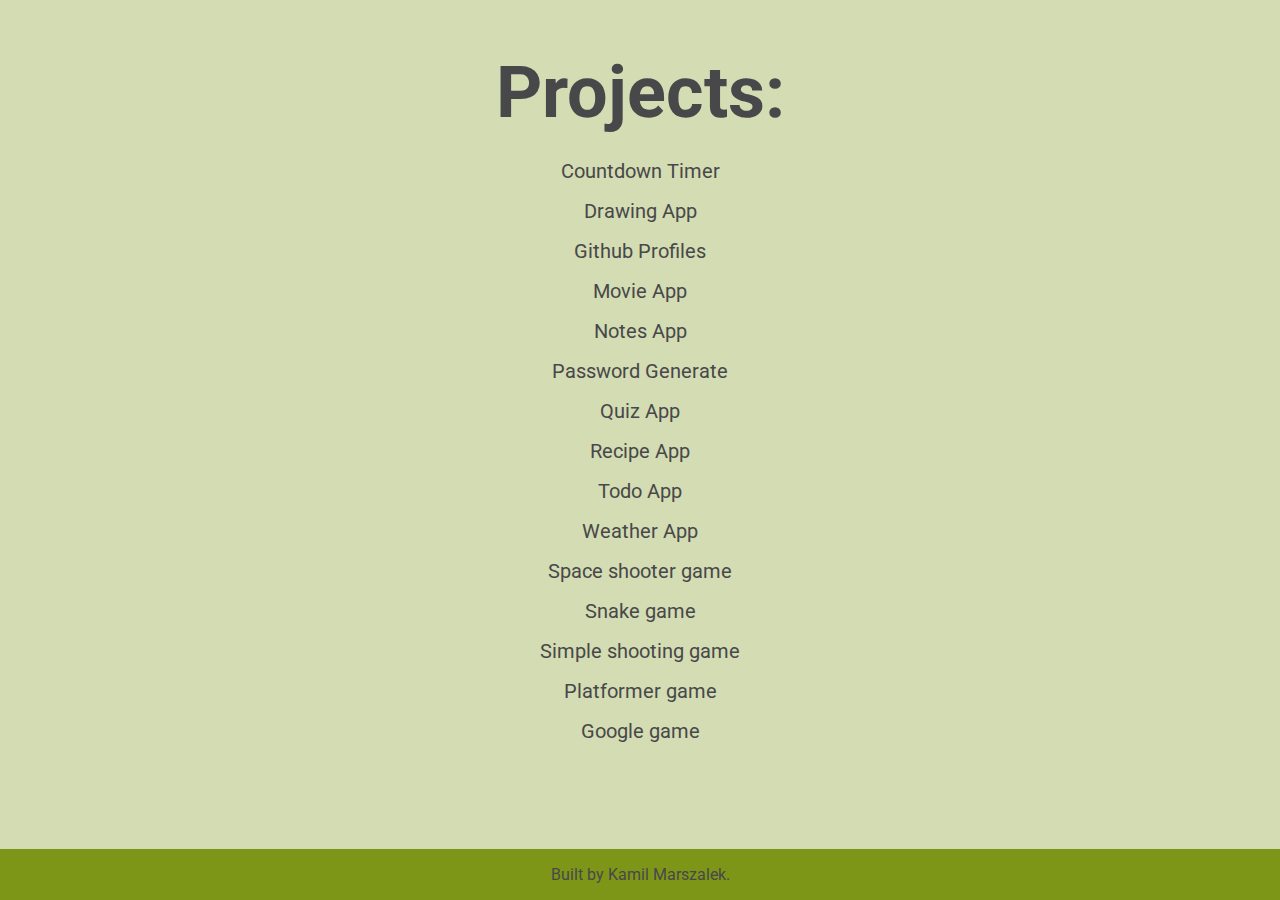
<file: index.html>
<!DOCTYPE html>
<html lang="en">
  <head>
    <meta charset="UTF-8" />
    <meta http-equiv="X-UA-Compatible" content="IE=edge" />
    <meta name="viewport" content="width=device-width, initial-scale=1.0" />
    <link
      href="https://fonts.googleapis.com/css2?family=Roboto&display=swap"
      rel="stylesheet"
    />
    <link rel="stylesheet" href="style.css" />
    <title>Quick Projects</title>
  </head>
  <body>
    <h3>Projects:</h3>
    <ul>
      <li>
        <a target="_blank" href="countdown-timer/index.html">Countdown Timer</a>
      </li>
      <li>
        <a target="_blank" href="drawing-app/index.html">Drawing App</a>
      </li>
      <li>
        <a target="_blank" href="github-profiles/index.html">Github Profiles</a>
      </li>
      <li>
        <a target="_blank" href="movie-app/index.html">Movie App</a>
      </li>
      <li>
        <a target="_blank" href="notes-app/index.html">Notes App</a>
      </li>
      <li>
        <a target="_blank" href="password-generate/index.html"
          >Password Generate</a
        >
      </li>
      <li>
        <a target="_blank" href="quiz-app/index.html">Quiz App</a>
      </li>
      <li>
        <a target="_blank" href="recipe-app/index.html">Recipe App</a>
      </li>
      <li>
        <a target="_blank" href="todo-app/index.html">Todo App</a>
      </li>
      <li>
        <a target="_blank" href="weather-app/index.html">Weather App</a>
      </li>
      <li>
        <a target="_blank" href="space-shooter-game/index.html"
          >Space shooter game</a
        >
      </li>
      <li>
        <a target="_blank" href="snake-game/index.html">Snake game</a>
      </li>
      <li>
        <a target="_blank" href="simple-shooting-game/index.html"
          >Simple shooting game</a
        >
      </li>
      <li>
        <a target="_blank" href="platformer-game/index.html">Platformer game</a>
      </li>
      <li>
        <a target="_blank" href="google-game/index.html">Google game</a>
      </li>
    </ul>
    <footer>
      Built by&nbsp;
      <a target="_blank" href="https://github.com/NiceJobMaster"
        >Kamil Marszalek</a
      >.
    </footer>
  </body>
</html>
</file>
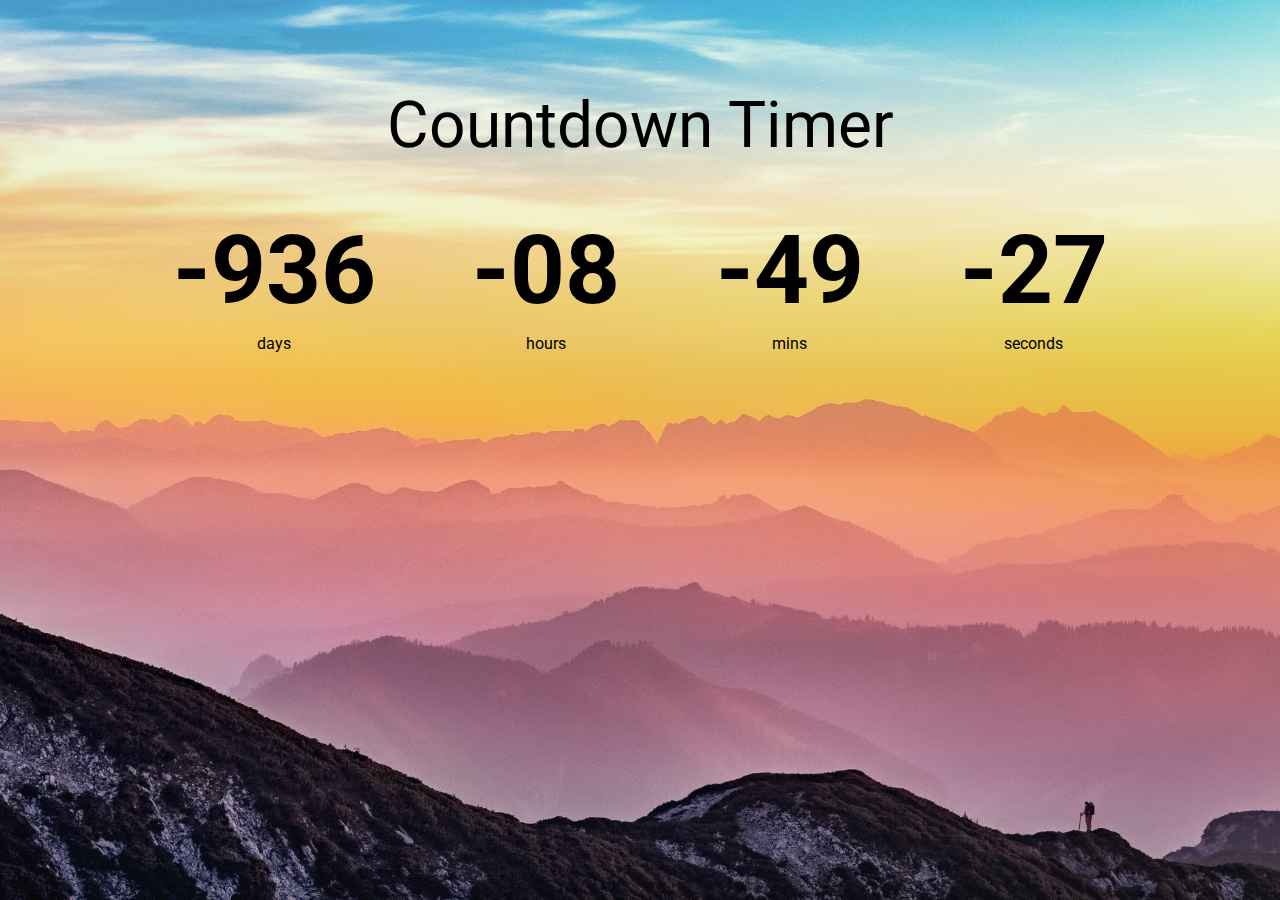
<file: countdown-timer/index.html>
<!DOCTYPE html>
<html lang="en">
  <head>
    <meta charset="UTF-8" />
    <meta http-equiv="X-UA-Compatible" content="IE=edge" />
    <meta name="viewport" content="width=device-width, initial-scale=1.0" />
    <link
      href="https://fonts.googleapis.com/css2?family=Roboto&display=swap"
      rel="stylesheet"
    />
    <link rel="stylesheet" href="style.css" />
    <script src="script.js" defer></script>
    <title>Countdown Timer</title>
  </head>
  <body>
    <h1>Countdown Timer</h1>
    <div class="countdown-container">
      <div class="countdown-element days">
        <p class="count" id="days"></p>
        <span>days</span>
      </div>
      <div class="countdown-element hours">
        <p class="count" id="hours"></p>
        <span>hours</span>
      </div>
      <div class="countdown-element mins">
        <p class="count" id="mins"></p>
        <span>mins</span>
      </div>
      <div class="countdown-element seconds">
        <p class="count" id="seconds"></p>
        <span>seconds</span>
      </div>
    </div>
  </body>
</html>
</file>
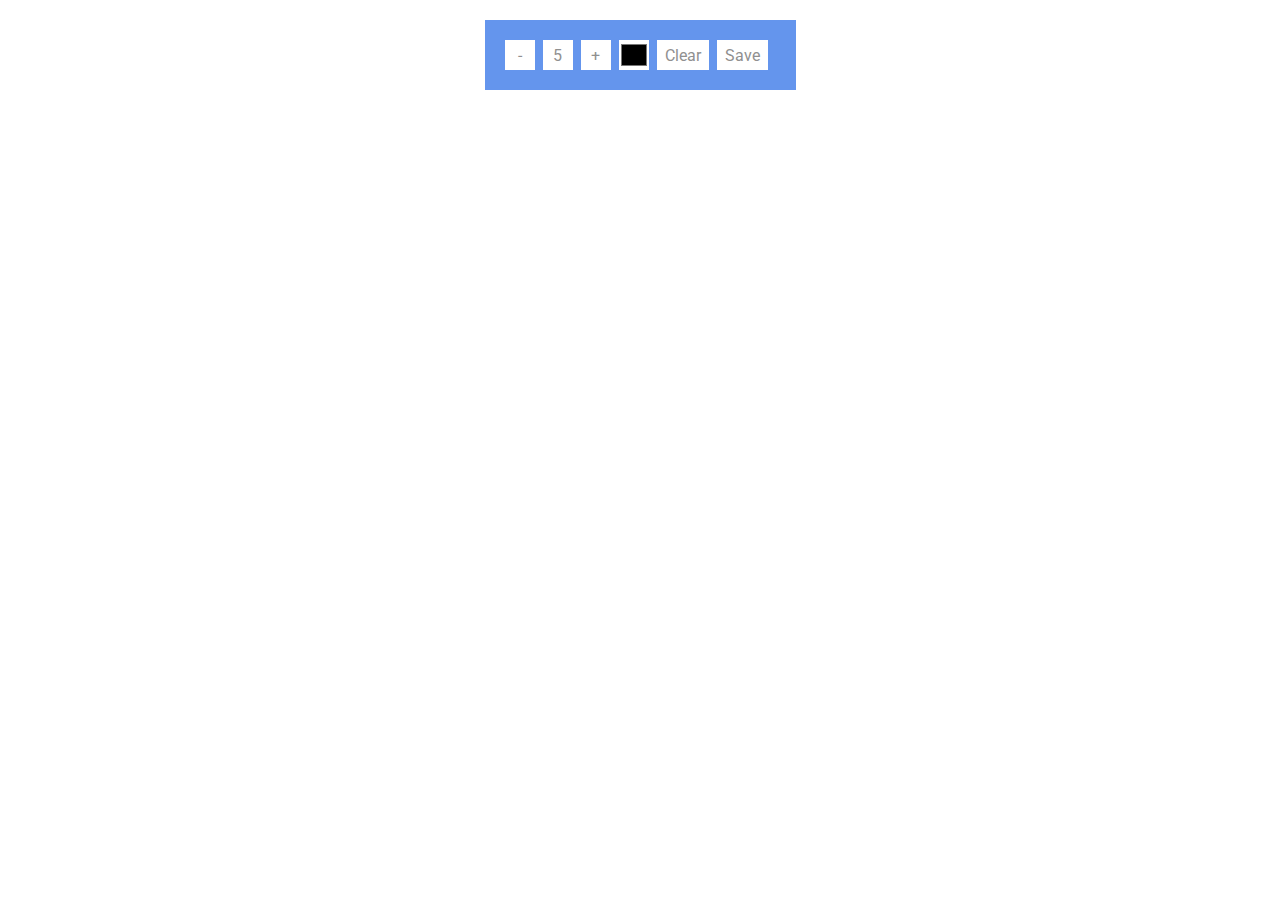
<file: drawing-app/index.html>
<!DOCTYPE html>
<html lang="en">
  <head>
    <meta charset="UTF-8" />
    <meta http-equiv="X-UA-Compatible" content="IE=edge" />
    <meta name="viewport" content="width=device-width, initial-scale=1.0" />
    <link
      href="https://fonts.googleapis.com/css2?family=Roboto&display=swap"
      rel="stylesheet"
    />
    <link rel="stylesheet" href="style.css" />
    <script src="script.js" defer></script>
    <title>Drawing App</title>
  </head>
  <body>
    <canvas id="canvas"></canvas>
    <div class="options">
      <button id="minus">-</button>
      <div id="line-width"></div>
      <button id="plus">+</button>
      <input id="color" type="color" />
      <button id="clear">Clear</button>
      <button id="save">Save</button>
    </div>
  </body>
</html>
</file>
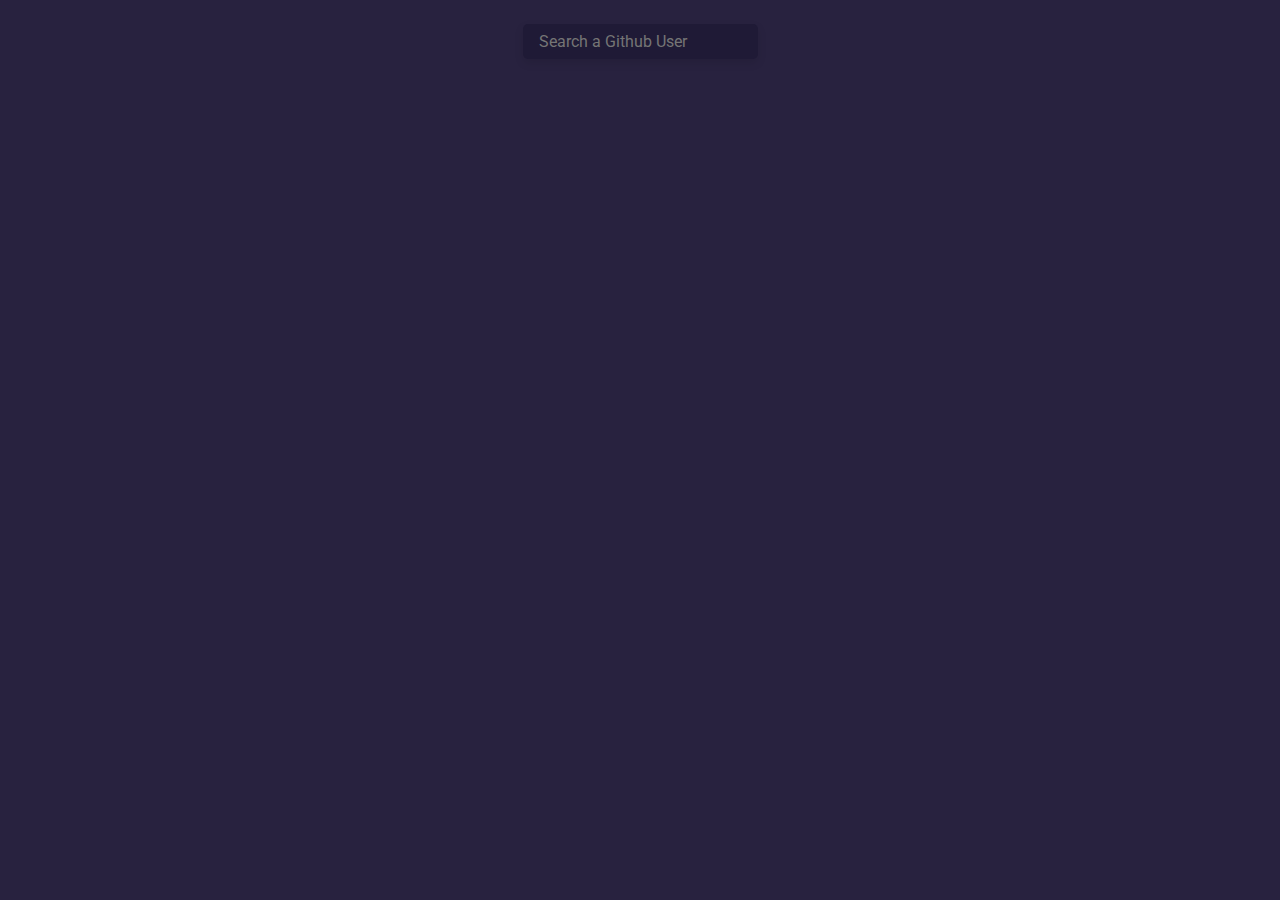
<file: github-profiles/index.html>
<!DOCTYPE html>
<html lang="en">
  <head>
    <meta charset="UTF-8" />
    <meta http-equiv="X-UA-Compatible" content="IE=edge" />
    <meta name="viewport" content="width=device-width, initial-scale=1.0" />
    <link
      href="https://fonts.googleapis.com/css2?family=Roboto&display=swap"
      rel="stylesheet"
    />
    <link rel="stylesheet" href="style.css" />
    <script src="script.js" defer></script>
    <title>Github Profiles</title>
  </head>
  <body>
    <div>
      <input id="search" type="text" placeholder="Search a Github User" />
    </div>
    <div id="profile-container">
      
    </div>
  </body>
</html>
</file>
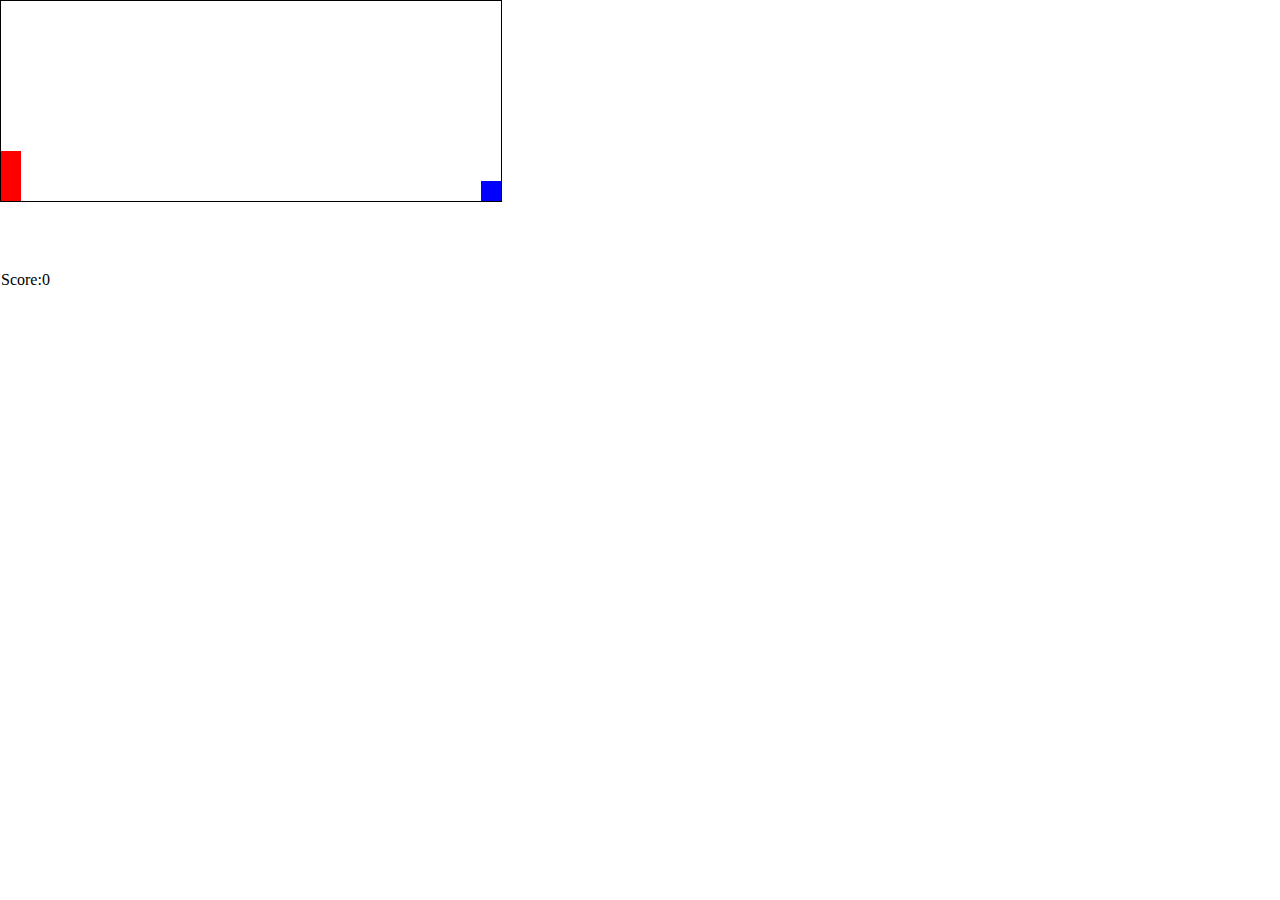
<file: google-game/index.html>
<!DOCTYPE html>
<html lang="en">
  <head>
    <meta charset="UTF-8" />
    <meta http-equiv="X-UA-Compatible" content="IE=edge" />
    <meta name="viewport" content="width=device-width, initial-scale=1.0" />
    <title>Document</title>
    <link rel="stylesheet" href="style.css" />
  </head>
  <body onclick="jump()">
    <div id="game">
      <div id="character"></div>
      <div id="block"></div>
      <div class="score">
        Score:
        <div id="score"></div>
      </div>
    </div>

    <script src="script.js"></script>
  </body>
</html>
</file>
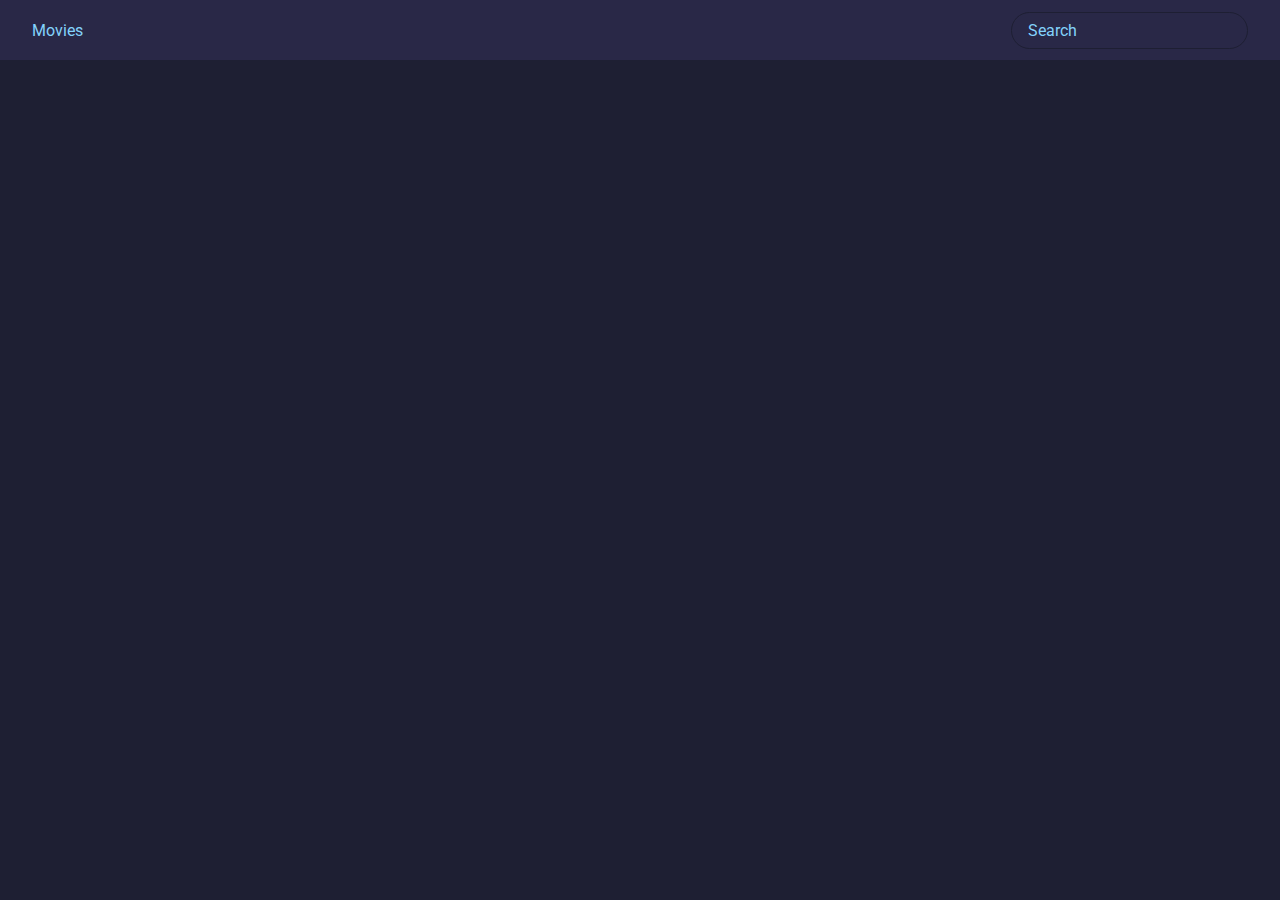
<file: movie-app/index.html>
<!DOCTYPE html>
<html lang="en">
  <head>
    <meta charset="UTF-8" />
    <meta http-equiv="X-UA-Compatible" content="IE=edge" />
    <meta name="viewport" content="width=device-width, initial-scale=1.0" />
    <link
      href="https://fonts.googleapis.com/css2?family=Roboto&display=swap"
      rel="stylesheet"
    />
    <link rel="stylesheet" href="style.css" />
    <script src="script.js" defer></script>
    <title>Movie App</title>
  </head>
  <body>
    <div class="header">
      <div class="header-title">Movies</div>
      <input id="search" type="text" placeholder="Search" />
    </div>
    <div id="movies-container" class="container"></div>
  </body>
</html>
</file>
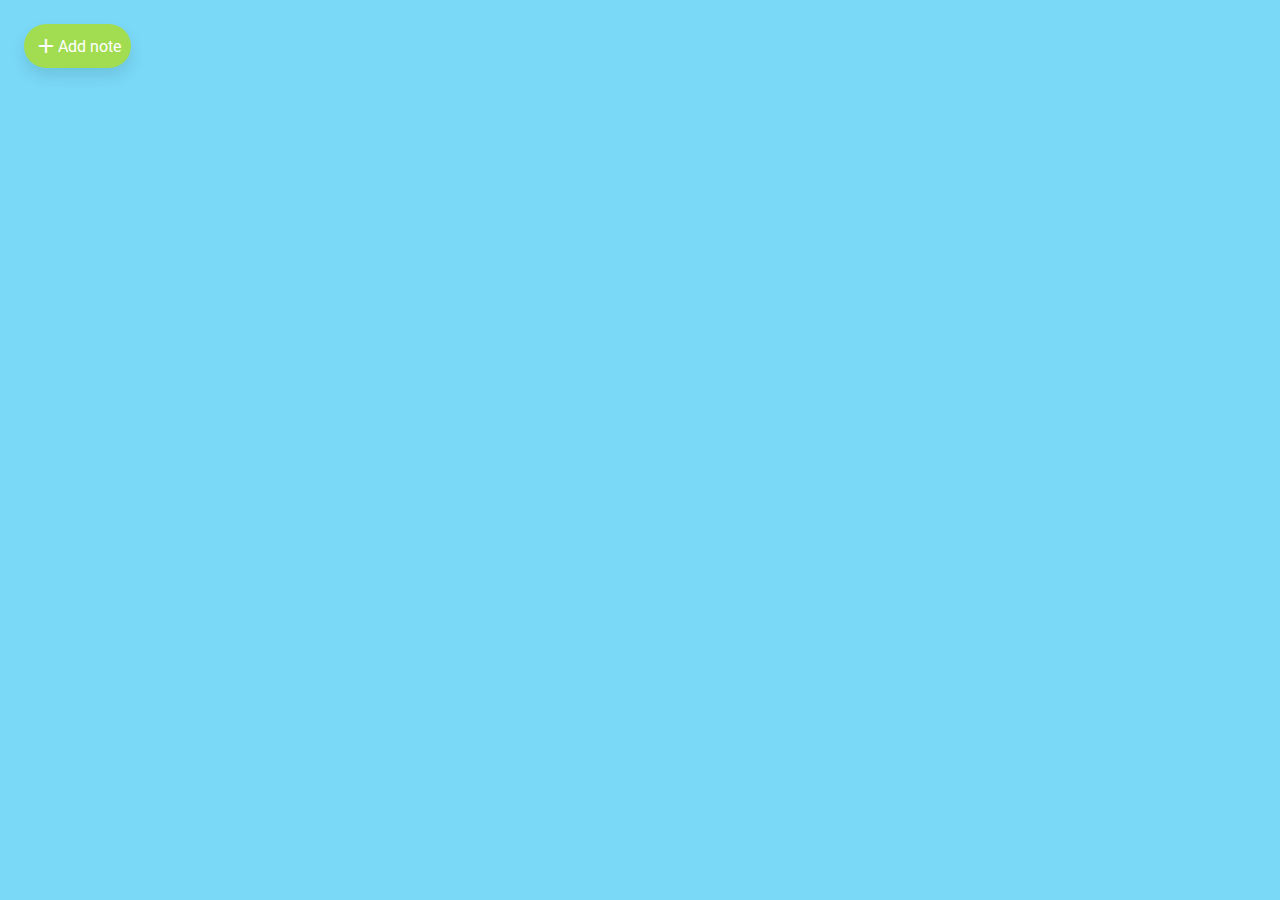
<file: notes-app/index.html>
<!DOCTYPE html>
<html lang="en">
  <head>
    <meta charset="UTF-8" />
    <meta http-equiv="X-UA-Compatible" content="IE=edge" />
    <meta name="viewport" content="width=device-width, initial-scale=1.0" />
    <link
      rel="stylesheet"
      href="https://fonts.googleapis.com/icon?family=Material+Icons"
    />
    <link
      href="https://fonts.googleapis.com/css2?family=Roboto&display=swap"
      rel="stylesheet"
    />
    <link rel="stylesheet" href="style.css" />
    <script src="script.js" defer></script>
    <title>Notes App</title>
  </head>
  <body>
    <div class="container">
      <button id="add-button" class="add-button">
        <i class="material-icons">add</i>
        <span>Add note</span>
      </button>
    </div>
    <div id="notes-container" class="container"></div>
  </body>
</html>
</file>
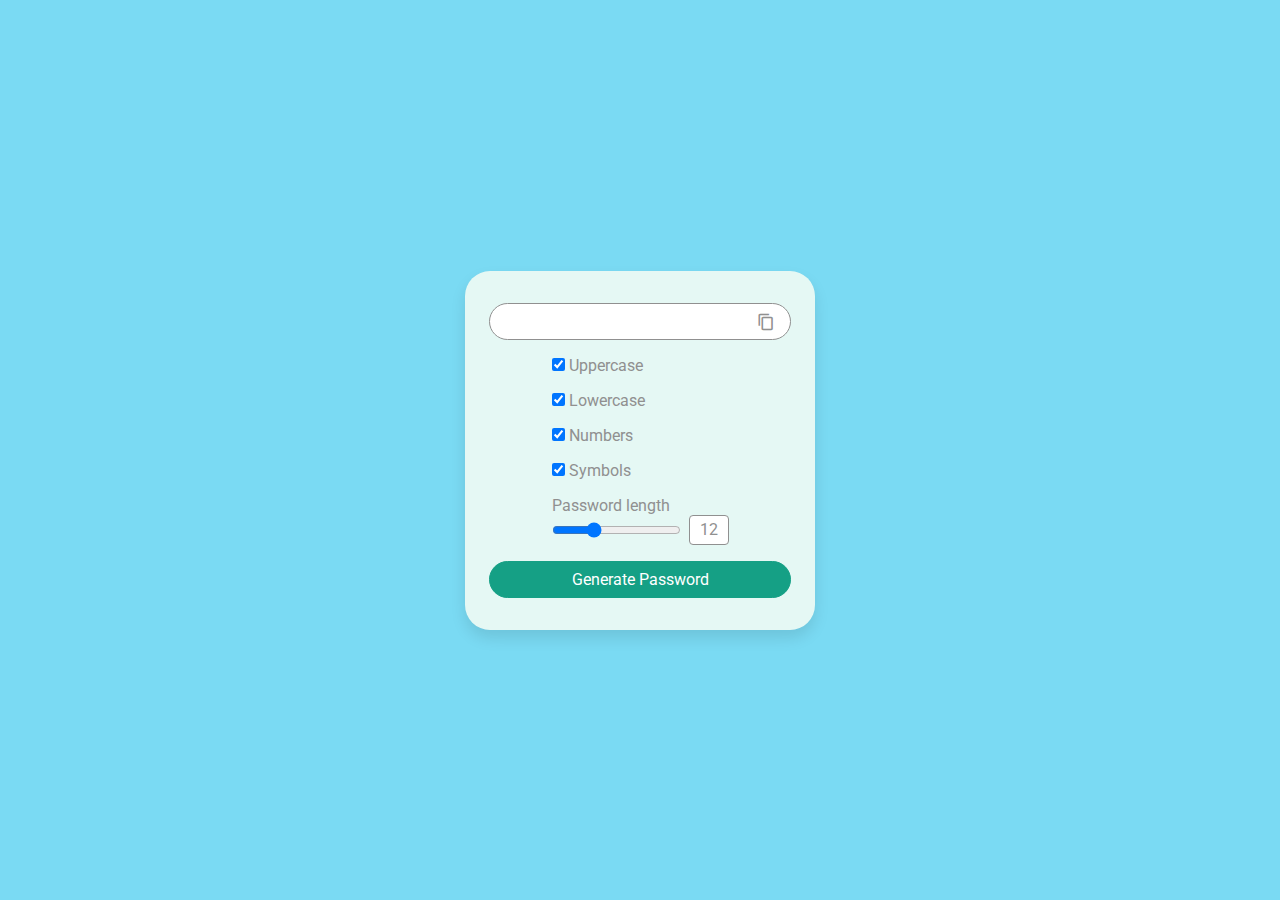
<file: password-generate/index.html>
<!DOCTYPE html>
<html lang="en">
  <head>
    <meta charset="UTF-8" />
    <meta http-equiv="X-UA-Compatible" content="IE=edge" />
    <meta name="viewport" content="width=device-width, initial-scale=1.0" />
    <link
      rel="stylesheet"
      href="https://fonts.googleapis.com/icon?family=Material+Icons"
    />
    <link
      href="https://fonts.googleapis.com/css2?family=Roboto&display=swap"
      rel="stylesheet"
    />
    <link rel="stylesheet" href="style.css" />
    <script src="script.js" defer></script>
    <title>Password Generator</title>
  </head>
  <body>
    <div class="generator-container">
      <div class="password-wrapper">
        <input id="password" type="text" />
        <i id="copy" class="material-icons copy">content_copy</i>
      </div>
      <div class="options">
        <div class="options-wrapper">
          <div class="checkbox-wrapper">
            <input id="uppercase" type="checkbox" checked />
            <label for="uppercase">Uppercase</label>
          </div>
          <div class="checkbox-wrapper">
            <input id="lowercase" type="checkbox" checked />
            <label for="lowercase">Lowercase</label>
          </div>
          <div class="checkbox-wrapper">
            <input id="numbers" type="checkbox" checked />
            <label for="numbers">Numbers</label>
          </div>
          <div class="checkbox-wrapper">
            <input id="symbols" type="checkbox" checked />
            <label for="symbols">Symbols</label>
          </div>
          <div class="range-wrapper">
            <label for="password-length">Password length</label>
            <div class="password-range-wrapper">
              <input
                id="password-length"
                type="range"
                min="4"
                max="30"
                value="12"
              />
              <span id="password-length-value">12</span>
            </div>
          </div>
        </div>
      </div>
      <button id="generate-password">Generate Password</button>
    </div>
  </body>
</html>
</file>
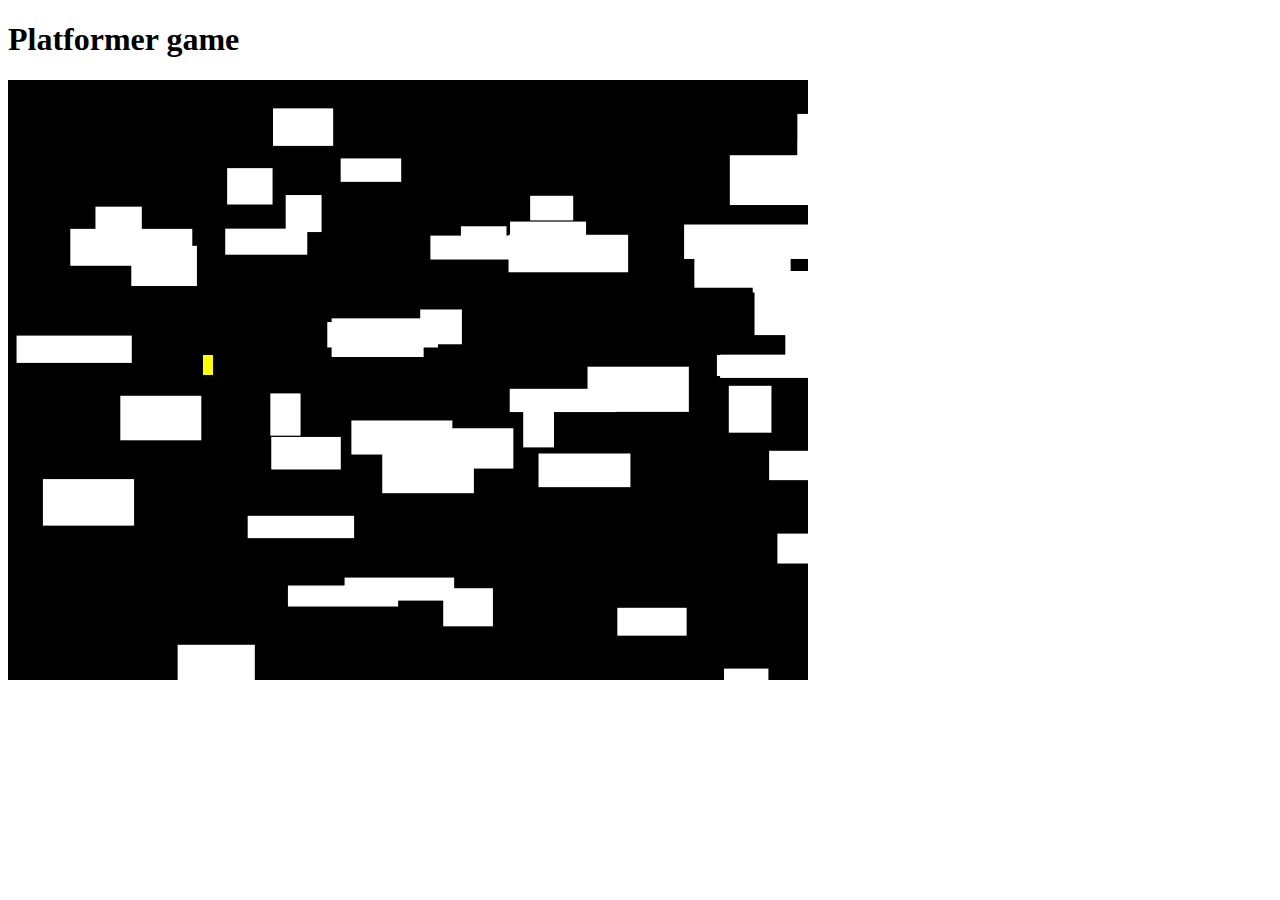
<file: platformer-game/index.html>
<!DOCTYPE html>
<html>
  <head>
    <title>Platformer game</title>
  </head>
  <body>
    <h1>Platformer game</h1>
    <canvas id="game" width="800" height="600"></canvas>

    <script src="script.js"></script>
  </body>
</html>
</file>
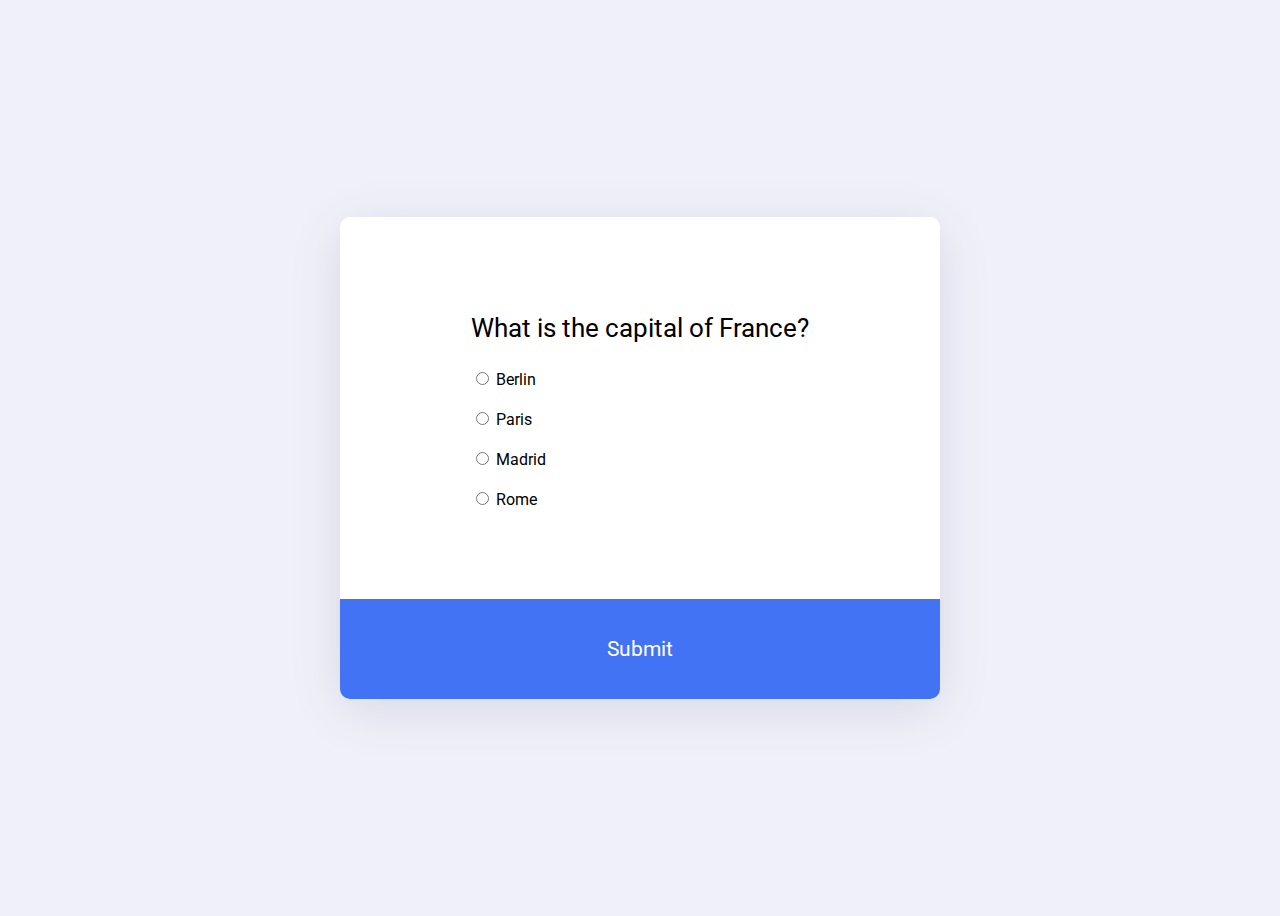
<file: quiz-app/index.html>
<!DOCTYPE html>
<html lang="en">
  <head>
    <meta charset="UTF-8" />
    <meta http-equiv="X-UA-Compatible" content="IE=edge" />
    <meta name="viewport" content="width=device-width, initial-scale=1.0" />
    <link
      href="https://fonts.googleapis.com/css2?family=Roboto&display=swap"
      rel="stylesheet"
    />
    <link rel="stylesheet" href="style.css" />
    <script src="script.js" defer></script>
    <title>Quiz App</title>
  </head>
  <body>
    <div class="container">
      <form class="form" id="form">
        <div class="form-container">
          <p class="question" id="question"></p>
          <div class="option">
            <input type="radio" id="a" name="answer" value="a" />
            <label for="a" id="optionA"></label>
          </div>
          <div class="option">
            <input type="radio" id="b" name="answer" value="b" />
            <label for="b" id="optionB"></label>
          </div>
          <div class="option">
            <input type="radio" id="c" name="answer" value="c" />
            <label for="c" id="optionC"></label>
          </div>
          <div class="option">
            <input type="radio" id="d" name="answer" value="d" />
            <label for="d" id="optionD"></label>
          </div>
        </div>
        <div class="submit" id="submit">
          <span>Submit</span>
        </div>
      </form>
    </div>
  </body>
</html>
</file>
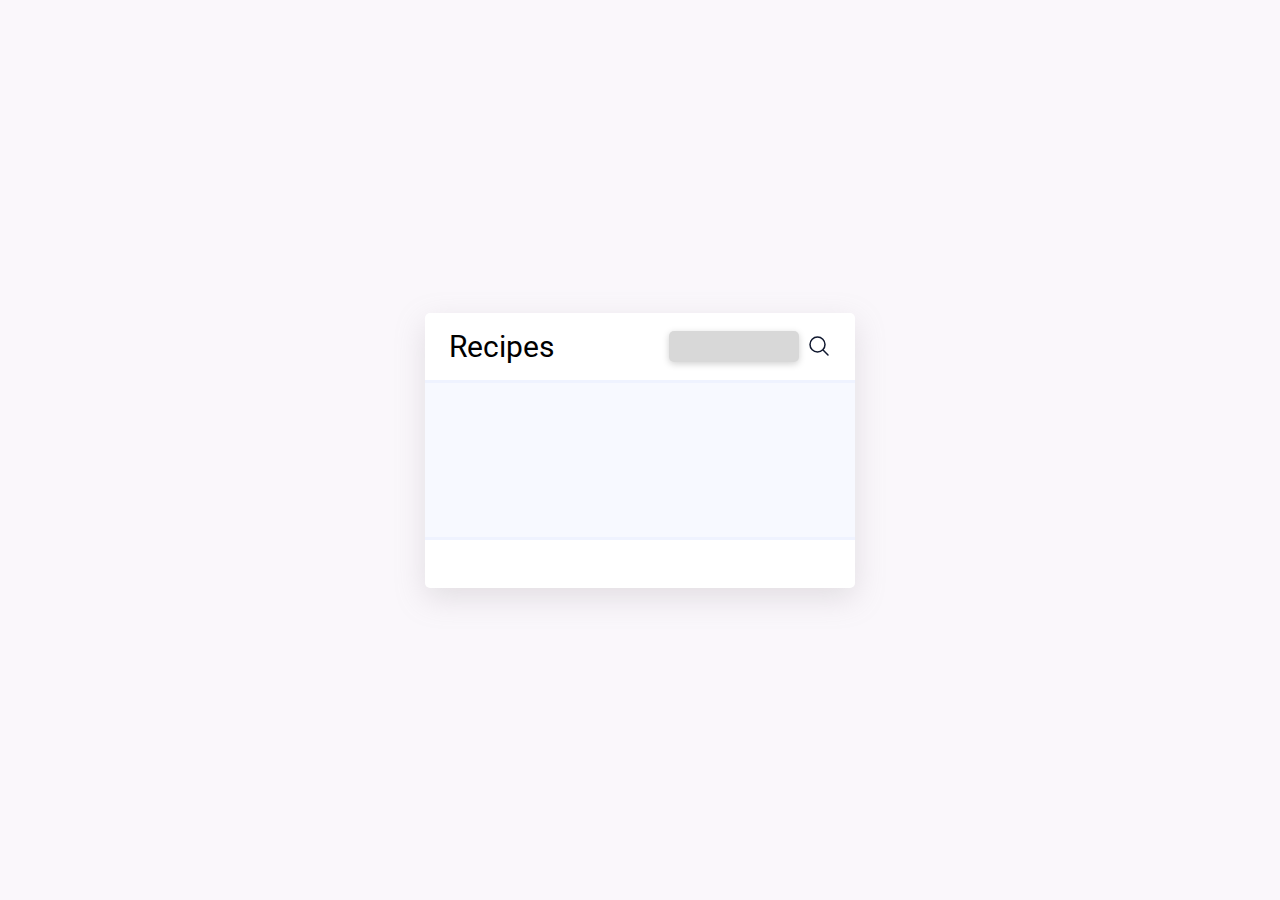
<file: recipe-app/index.html>
<!DOCTYPE html>
<html lang="en">
  <head>
    <meta charset="UTF-8" />
    <meta http-equiv="X-UA-Compatible" content="IE=edge" />
    <meta name="viewport" content="width=device-width, initial-scale=1.0" />
    <link
      href="https://fonts.googleapis.com/css2?family=Roboto&display=swap"
      rel="stylesheet"
    />
    <link rel="stylesheet" href="style.css" />
    <script src="script.js" defer></script>
    <title>Recipe App</title>
  </head>
  <body>
    <div class="container">
      <div class="title-container">
        <span class="title">Recipes</span>
        <div class="search-container">
          <input type="text" class="search" id="search" />
          <svg
            xmlns="http://www.w3.org/2000/svg"
            fill="none"
            viewBox="0 0 24 24"
            stroke-width="1.5"
            class="search-icon"
            onclick="searchSubmit()"
          >
            <path
              stroke-linecap="round"
              stroke-linejoin="round"
              d="M21 21l-5.197-5.197m0 0A7.5 7.5 0 105.196 5.196a7.5 7.5 0 0010.607 10.607z"
            />
          </svg>
        </div>
      </div>
      <div class="favorites" id="favorites">
      </div>
      <div class="recipes" id="recipes"></div>
    </div>
  </body>
</html>
</file>
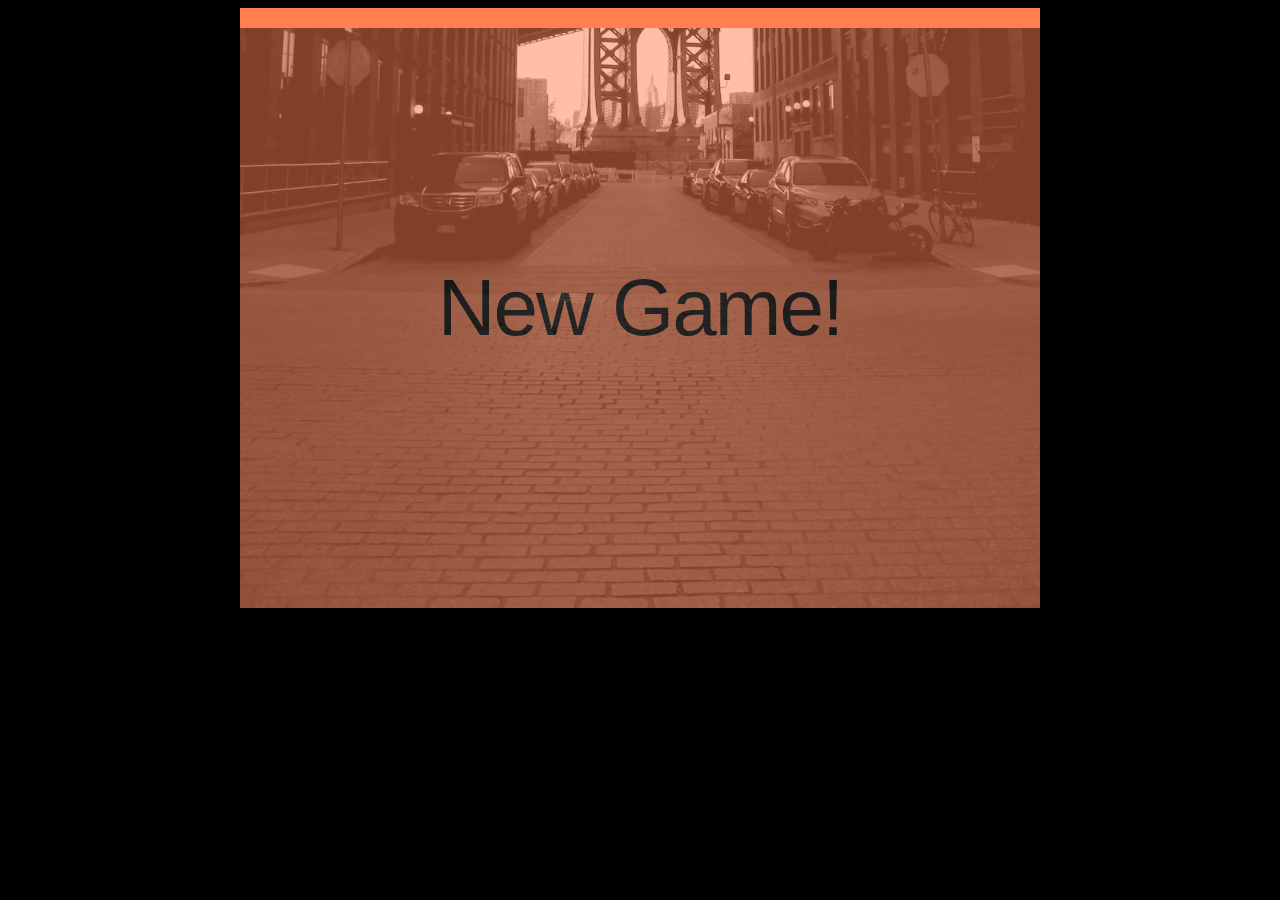
<file: simple-shooting-game/index.html>
<!DOCTYPE html>
<html lang="en">
  <head>
    <meta charset="UTF-8" />
    <meta name="viewport" content="width=device-width, initial-scale=1.0" />
    <title>Simple Shooting Game</title>
    <link href="style.css" rel="stylesheet" />
    <script src="script.js" defer></script>
  </head>
  <body>
    <div id="game" onclick="gunSound.play()">
      <div id="healthBar"></div>
      <div class="enemy" id="enemy1" onclick="iShoot(this)"></div>
      <div class="enemy" id="enemy2" onclick="iShoot(this)"></div>
      <div class="enemy" id="enemy3" onclick="iShoot(this)"></div>
      <div class="enemy" id="enemy4" onclick="iShoot(this)"></div>
      <div class="enemy" id="enemy5" onclick="iShoot(this)"></div>

      <button onclick="newGame()">New Game!</button>
    </div>
  </body>
</html>
</file>
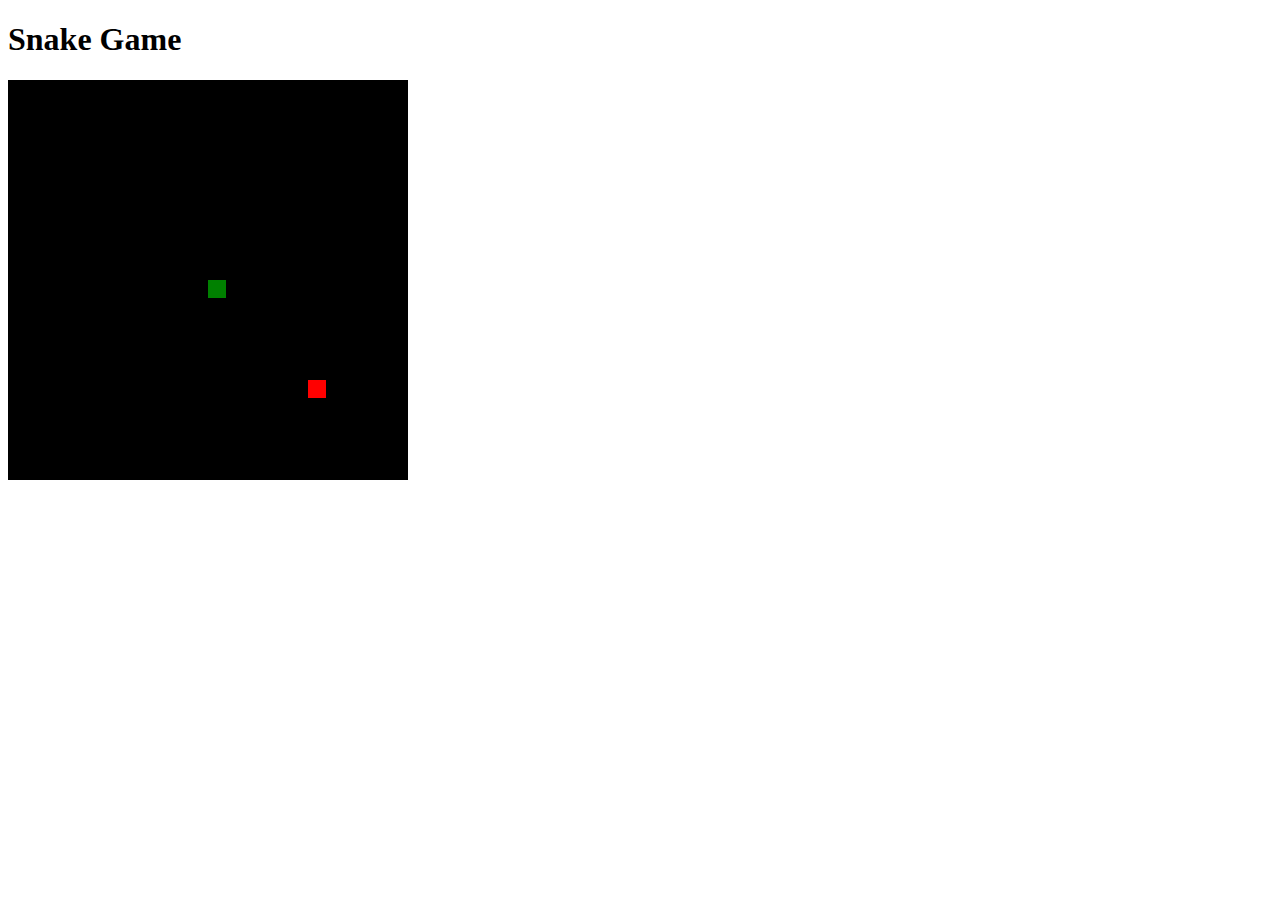
<file: snake-game/index.html>
<!DOCTYPE html>
<html>
  <head>
    <title>Snake Game</title>
  </head>
  <body>
    <h1>Snake Game</h1>
    <canvas id="game" width="400" height="400"></canvas>

    <script src="script.js"></script>
  </body>
</html>
</file>
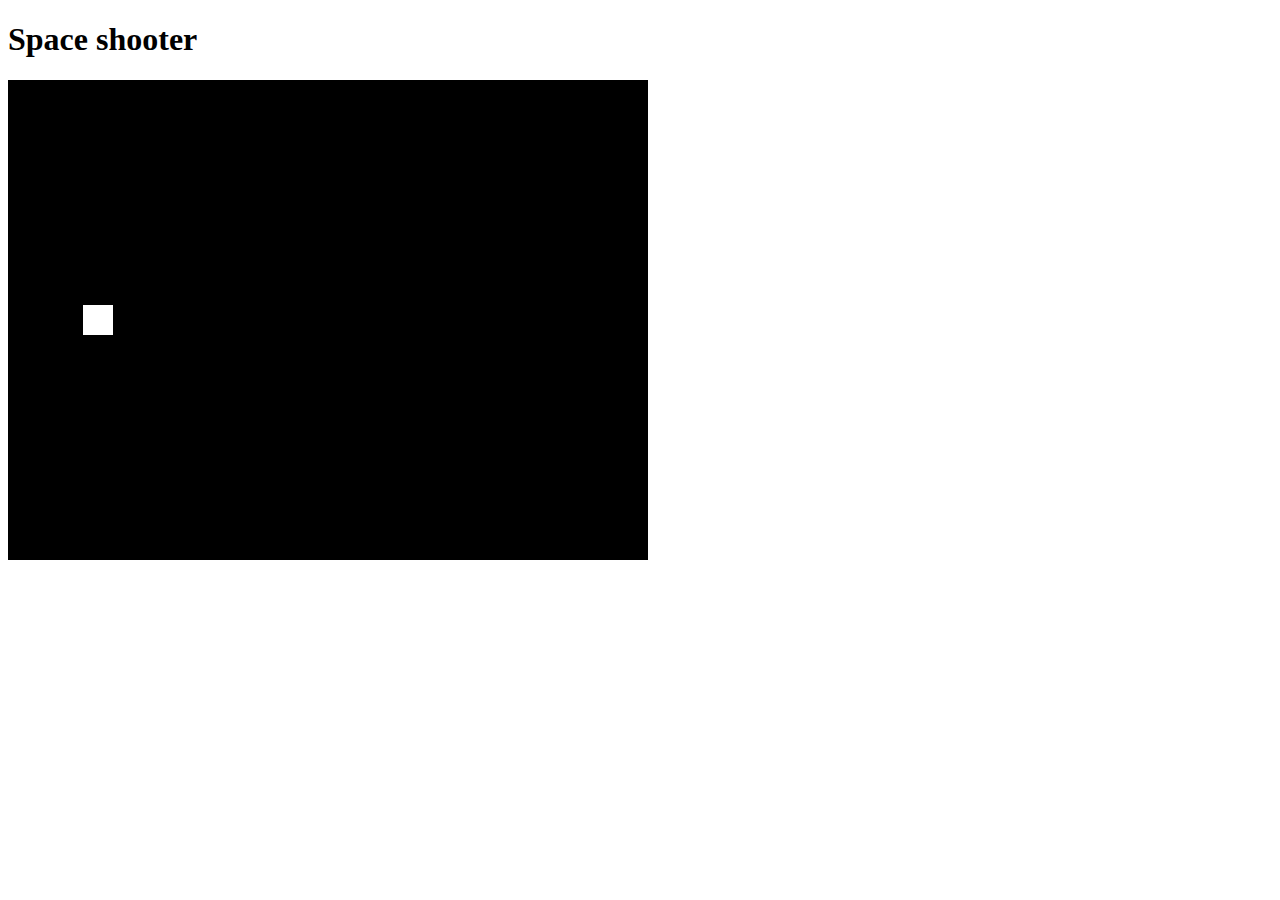
<file: space-shooter-game/index.html>
<!DOCTYPE html>
<html>
  <head>
    <title>Space shooter</title>
  </head>
  <body>
    <h1>Space shooter</h1>
    <canvas id="game" width="640" height="480"></canvas>

    <script src="script.js"></script>
  </body>
</html>
</file>
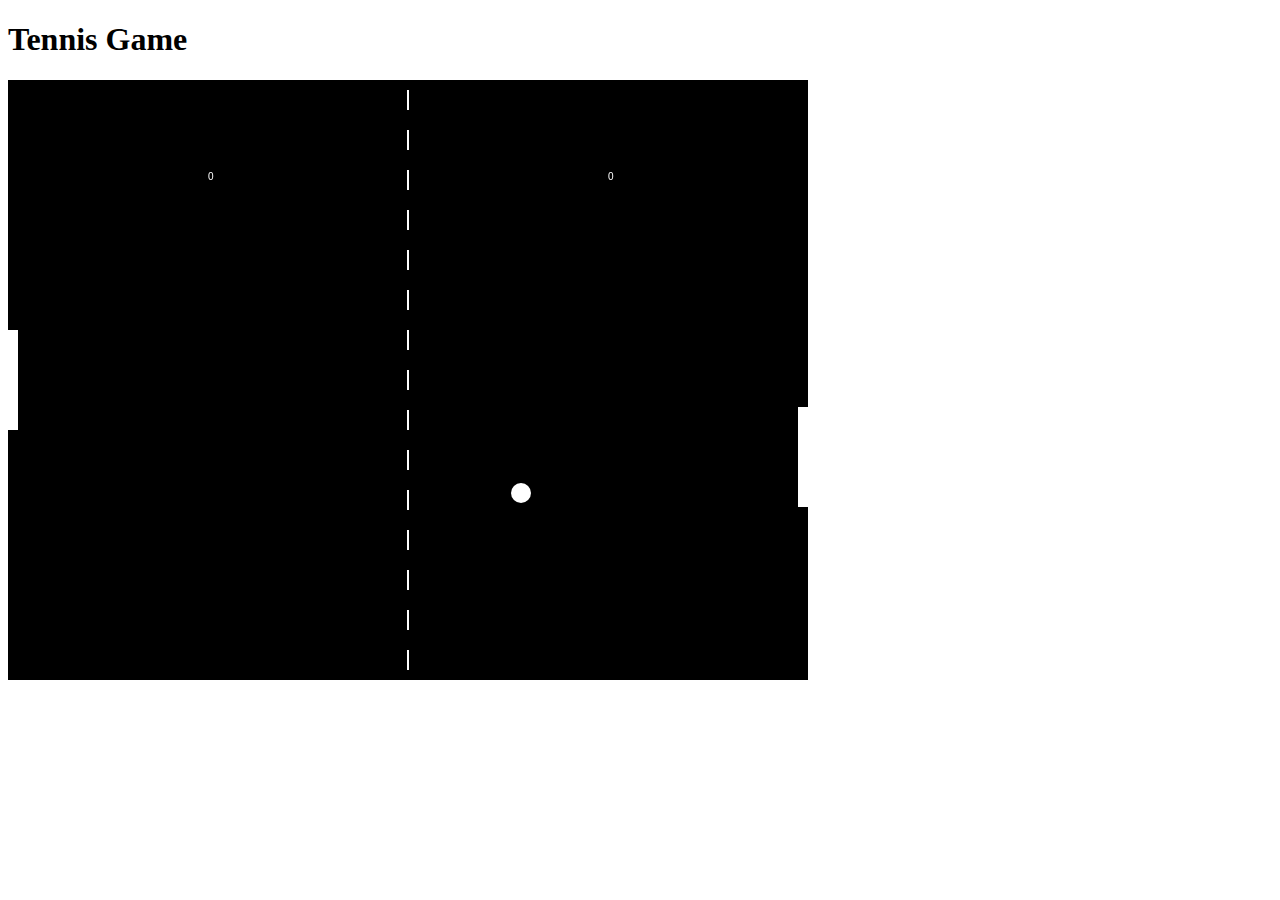
<file: tennis-game/index.html>
<!DOCTYPE html>
<html lang="en">
  <head>
    <title>Tennis Game</title>
  </head>
  <body>
    <h1>Tennis Game</h1>
    <canvas id="game" width="800" height="600"></canvas>
    <script src="script.js"></script>
  </body>
</html>
</file>
<file: style.css>
* {
  box-sizing: border-box;
  color: #48484a;
  font-family: "Roboto", sans-serif;
  font-size: 1rem;
  margin: 0;
  padding: 0;
}

body {
  background-color: #d3dcb2;
  min-height: 100vh;
  margin: 0;
  padding: 50px 24px;
  display: flex;
  flex-direction: column;
  align-items: center;
}

h3 {
  font-size: 72px;
  font-weight: bold;
}

ul {
  list-style-type: none;
  padding: 16px 0;
}

li {
  padding: 8px 0;
  text-align: center;
}

li a {
  font-size: 20px;
}

a {
  text-decoration: none;
}

footer {
  display: flex;
  justify-content: center;
  position: fixed;
  bottom: 0;
  padding: 16px;
  background-color: #7d9618;
  width: 100%;
}
</file>
<file: countdown-timer/style.css>
* {
  box-sizing: border-box;
}

body {
  background-image: url(./bg.jpg);
  background-size: cover;
  background-position: center center;
  background-attachment: fixed;
  font-family: "Roboto", sans-serif;
  display: flex;
  flex-direction: column;
  align-items: center;
}

h1 {
  font-weight: normal;
  font-size: 4rem;
  margin-top: 5rem;
  text-align: center;
}

.countdown-container {
  display: flex;
  justify-content: center;
  flex-wrap: wrap;
}

.countdown-element {
  display: flex;
  flex-direction: column;
  align-items: center;
}

.count {
  font-weight: bold;
  font-size: 6rem;
  line-height: 1;
  margin: 1rem 3rem;
}
</file>
<file: drawing-app/style.css>
* {
  box-sizing: border-box;
  color: #909090;
  font-family: "Roboto", sans-serif;
  font-size: 1rem;
  margin: 0;
  padding: 0;
}

body {
  background-color: #ffffff;
  min-height: 100vh;
  margin: 0;
  display: flex;
  flex-direction: column;
  align-items: center;
}

.options {
  background-color: cornflowerblue;
  padding: 20px;
  position: absolute;
  display: flex;
  align-items: center;
  top: 20px;
}

#plus,
#minus {
  border: none;
  cursor: pointer;
  width: 30px;
  height: 30px;
  margin-right: 8px;
  background-color: #ffffff;
}

#line-width {
  display: flex;
  align-items: center;
  justify-content: center;
  background-color: #ffffff;
  width: 30px;
  height: 30px;
  margin-right: 8px;
}

#color {
  cursor: pointer;
  border: none;
  background-color: #ffffff;
  height: 30px;
  width: 30px;
  margin-right: 8px;
}

#clear,
#save {
  border: none;
  background-color: #ffffff;
  height: 30px;
  padding: 0 8px;
  margin-right: 8px;
}
</file>
<file: github-profiles/style.css>
* {
  box-sizing: border-box;
  color: #b3b8cd;
  font-family: "Roboto", sans-serif;
  font-size: 1rem;
  margin: 0;
  padding: 0;
}

body {
  background-color: #28223f;
  min-height: 100vh;
  margin: 0;
  padding: 24px;
  display: flex;
  flex-direction: column;
  align-items: center;
}

#search {
  background-color: #1f1a36;
  padding: 8px 16px;
  border-radius: 5px;
  border: none;
  box-shadow: 0 4px 10px rgba(0, 0, 0, 0.1);
}

#profile-container {
  width: 432px;
  border-radius: 5px;
  overflow: hidden;
  margin-top: 50px;
}

.profile {
  background-color: #231e39;
  display: flex;
  flex-direction: column;
  align-items: center;
}

.avatar-container {
  margin-top: 50px;
  border-radius: 50%;
  border: 1px solid #03bfcb;
}

.avatar {
  background-color: #d8d8d8;
  width: 116px;
  height: 116px;
  border: 8px solid #1f1a36;
  border-radius: 50%;
  overflow: hidden;
}

.avatar img {
  width: 100%;
}

.name {
  font-size: 20px;
  font-weight: bold;
  margin-top: 22px;
}

.info-user {
  margin-top: 10px;
  font-size: 14px;
  max-width: 250px;
  text-align: center;
}

.follow-container {
  display: flex;
  justify-content: center;
  flex-wrap: wrap;
  margin: 22px 0;
}

.follow-info {
  padding: 8px;
}

.follow-info {
  color: #03bfcb;
  font-weight: bold;
}

.repos-container {
  display: flex;
  flex-direction: column;
  width: 100%;
  padding: 20px;
  background-color: #1f1a36;
}

.repos-container p {
  font-size: 14px;
  margin-bottom: 6px;
}

#repos-wrapper {
  display: flex;
  flex-wrap: wrap;
}

.repo {
  border: 2px solid #28223f;
  border-radius: 3px;
  padding: 8px 16px;
  margin: 8px 8px 8px 0px;
  text-decoration: none;
  font-size: 12px;
}
</file>
<file: google-game/style.css>
* {
  padding: 0;
  margin: 0;
}

#game {
  width: 500px;
  height: 200px;
  border: 1px solid black;
}

#character {
  width: 20px;
  height: 50px;
  background-color: red;
  position: relative;
  top: 150px;
}

.animateJump {
  animation: jump 0.5s;
}

#block {
  width: 20px;
  height: 20px;
  background-color: blue;
  position: relative;
  top: 130px;
  left: 480px;
}

.animateBlock {
  animation: block 1s infinite linear;
}

.score {
  display: flex;
  position: relative;
  top: 200px;
}

@keyframes block {
  0% {
    left: 480px;
  }
  100% {
    left: -40px;
  }
}

@keyframes jump {
  0% {
    top: 150px;
  }
  30% {
    top: 100px;
  }
  70% {
    top: 100px;
  }
  10% {
    top: 150px;
  }
}
</file>
<file: movie-app/style.css>
* {
  box-sizing: border-box;
  color: #909090;
  font-family: "Roboto", sans-serif;
  font-size: 1rem;
  margin: 0;
  padding: 0;
}

body {
  background-color: #1e1f33;
  min-height: 100vh;
}

.header {
  background-color: #292847;
  height: 60px;
  display: flex;
  align-items: center;
}

.header-title {
  color: #83d2fb;
  width: 100%;
  display: flex;
  margin-left: 32px;
}

#search {
  background-color: #292847;
  border: 1px solid #1e1f33;
  border-radius: 25px;
  padding: 8px 16px;
  margin-right: 32px;
}

#search::placeholder {
  color: #83d2fb;
}

.container {
  display: flex;
  flex-wrap: wrap;
  padding: 8px;
}

.movie {
  position: relative;
  display: flex;
  flex-direction: column;
  justify-content: center;
  margin: 8px;
  width: 298px;
  box-shadow: 0 4px 10px rgba(0, 0, 0, 0.1);
  border-radius: 25px 25px 0 0;
  overflow: hidden;
}

img {
  width: 100%;
  height: 100%;
  border-radius: 25px 25px 0 0;
}

.title-container {
  display: flex;
  justify-content: space-between;
  background-color: #292847;
}

.title {
  padding: 24px;
  font-weight: bold;
  color: #ffffff;
  letter-spacing: 2px;
}

.rating {
  display: flex;
  align-items: center;
  justify-content: center;
}

.rating span {
  background-color: #1e1f33;
  color: #f08804;
  padding: 8px 16px;
}

.overview {
  background-color: #ffffff;
  position: absolute;
  max-height: 100%;
  bottom: 0;
  left: 0;
  right: 0;
  transform: translateY(101%);
  transition: transform 0.3s linear;
  overflow: auto;
}

.overview-wrapper {
  padding: 16px;
}

.overview p {
  font-weight: bold;
  margin-bottom: 16px;
}

.movie:hover .overview {
  transform: translateY(0);
}
</file>
<file: notes-app/style.css>
* {
  box-sizing: border-box;
  color: #909090;
  font-family: "Roboto", sans-serif;
  font-size: 1rem;
  margin: 0;
  padding: 0;
}

body {
  background-color: #7ad9f7;
  min-height: 100vh;
  margin: 0;
  padding: 24px;
}

.container {
  display: flex;
  width: 100%;
}

.add-button {
  display: flex;
  align-items: center;
  padding: 10px;
  border: none;
  border-radius: 25px;
  background-color: #a2dd51;
  cursor: pointer;
  box-shadow: 0px 8px 15px rgba(0, 0, 0, 0.1);
}

.add-button:hover {
  background-color: #85b642;
}

.add-button i {
  color: #ffffff;
}

.add-button span {
  color: #ffffff;
  white-space: nowrap;
}

#notes-container {
  padding: 16px 0;
  display: flex;
  flex-wrap: wrap;
}

.note {
  display: flex;
  flex-direction: column;
  margin: 0 16px 16px 0;
  box-shadow: 0px 8px 15px rgba(0, 0, 0, 0.1);
}

.note-header {
  display: flex;
  align-items: center;
  justify-content: flex-end;
  height: 60px;
  background-color: #ebfef8;
  padding: 8px;
}

.note-header i {
  color: #a2dd51;
  cursor: pointer;
  padding: 0 8px;
}

.note-header i:hover {
  color: #85b642;
}

.textarea {
  min-width: 400px;
  width: 100%;
  border: none;
  height: 300px;
  padding: 8px;
}

.textarea:focus-visible {
  outline: none;
}

.textarea:disabled {
  background-color: #ebfef899;
}
</file>
<file: password-generate/style.css>
* {
  box-sizing: border-box;
  color: #909090;
  font-family: "Roboto", sans-serif;
  font-size: 1rem;
  margin: 0;
  padding: 0;
}

body {
  background-color: #7adaf3;
  min-height: 100vh;
  margin: 0;
  display: flex;
  flex-direction: column;
  align-items: center;
  justify-content: center;
}

.generator-container {
  display: flex;
  flex-direction: column;
  background-color: #e5f8f4;
  width: 350px;
  padding: 24px;
  border-radius: 25px;
  box-shadow: 0px 8px 15px rgba(0, 0, 0, 0.1);
}

.password-wrapper {
  display: flex;
  position: relative;
}

#password {
  width: 100%;
  border: 1px solid #909090;
  border-radius: 25px;
  padding: 8px 42px 8px 16px;
  margin: 8px 0;
}

.copy {
  position: absolute;
  font-size: 18px;
  right: 16px;
  top: 18px;
  cursor: pointer;
}

.options {
  display: flex;
  flex-direction: column;
  align-items: center;
}

.options-wrapper {
  display: flex;
  flex-direction: column;
}

.checkbox-wrapper {
  margin: 8px 0;
}

.range-wrapper {
  display: flex;
  flex-direction: column;
  margin: 8px 0;
}

.password-range-wrapper {
  display: flex;
  align-items: center;
}

#password-length {
  margin-right: 8px;
}

#password-length-value {
  display: flex;
  justify-content: center;
  align-items: center;
  background-color: #ffffff;
  border: 1px solid #909090;
  border-radius: 4px;
  width: 40px;
  height: 30px;
}

#generate-password {
  background-color: #15a085;
  color: #ffffff;
  border: 1px solid #15a085;
  border-radius: 25px;
  padding: 8px 16px;
  margin: 8px 0;
  cursor: pointer;
  transition: background-color 0.2s linear;
}

#generate-password:hover {
  background-color: #0e6453;
}
</file>
<file: quiz-app/style.css>
* {
  box-sizing: border-box;
}

body {
  font-family: "Roboto", sans-serif;
  background-color: #f0f1f8;
  display: flex;
  justify-content: center;
  align-items: center;
  height: 100vh;
}

.container {
  background-color: #ffffff;
  border-radius: 10px;
  box-shadow: 0px 11px 54px rgba(0, 20, 78, 0.108299);
  overflow: hidden;
  width: 600px;
}

.form {
  display: flex;
  flex-direction: column;
  align-items: center;
}

.form-container {
  padding: 70px 100px;
}

.question {
  font-size: 1.625rem;
  text-align: center;
}

.option {
  padding-bottom: 20px;
  font-size: 1rem;
}

.submit {
  background-color: #4273f4;
  width: 100%;
  height: 100px;
  display: flex;
  align-items: center;
  justify-content: center;
  color: #ffffff;
  font-size: 1.3rem;
  cursor: pointer;
}
</file>
<file: recipe-app/style.css>
* {
  box-sizing: border-box;
}

body {
  font-family: "Roboto", sans-serif;
  background-color: #faf7fb;
  display: flex;
  justify-content: center;
  align-items: center;
  height: 100vh;
  margin: 0;
  padding: 24px;
}

.container {
  background-color: #ffffff;
  width: 430px;
  max-height: 100%;
  display: flex;
  flex-direction: column;
  box-shadow: 0px 10px 30px rgba(154, 147, 156, 0.251104);
  border-radius: 5px;
  overflow: hidden;
}

.title-container {
  display: flex;
  align-items: center;
  justify-content: space-between;
  flex-wrap: wrap;
  padding: 8px 24px;
}

.title {
  font-size: 1.9rem;
  padding: 8px 0;
}

.search-container {
  display: flex;
  align-items: center;
  justify-content: center;
  padding: 8px 0;
}

.search {
  width: 130px;
  margin-right: 8px;
  padding: 8px;
  border: none;
  background-color: #d8d8d8;
  box-shadow: 0px 2px 7px rgba(0, 0, 0, 0.182575);
  border-radius: 5px;
}

.search-icon {
  stroke: #10182f;
  width: 24px;
  height: 24px;
  cursor: pointer;
}

.favorites {
  display: flex;
  align-items: center;
  background-color: #eff3ff80;
  width: 100%;
  height: 160px;
  border-top: solid 3px #eff3ff;
  border-bottom: solid 3px #eff3ff;
  padding-left: 16px;
  overflow: auto;
  flex-shrink: 0;
}

.fav {
  display: flex;
  flex-direction: column;
  align-items: center;
  justify-content: center;
  width: 116px;
  padding: 8px;
}

.fav-logo {
  background-color: #ffffff;
  width: 82px;
  height: 82px;
  border: 4px solid #eff3ff;
  border-radius: 50%;
  margin: 8px;
  filter: drop-shadow(0px 2px 11px rgba(174, 186, 222, 0.7));
  overflow: hidden;
}

.fav-img {
  object-fit: cover;
  width: 100%;
  height: 100%;
}

.fav-text {
  font-weight: bold;
  font-size: 0.875rem;
  text-align: center;
  width: 98px;
  white-space: nowrap;
  overflow: hidden;
  text-overflow: ellipsis;
}

.recipes {
  padding: 24px;
  display: flex;
  flex-direction: column;
  overflow: auto;
}

.recipe {
  box-shadow: 0px 2px 7px rgba(0, 0, 0, 0.182575);
  border-radius: 5px;
  position: relative;
}

.recipe:not(:last-child) {
  margin-bottom: 24px;
}

.recipe-logo {
  background-color: #d8d8d8;
  width: 100%;
  height: 200px;
  border-radius: 5px;
  overflow: hidden;
}

.recipe-img {
  height: 200px;
  width: 100%;
}

.recipe-random {
  background-color: #ffffff;
  position: absolute;
  top: 20px;
  left: 0;
  border-radius: 0 5px 5px 0;
  padding: 8px 12px;
}

.recipe-random-text {
  font-size: 1rem;
  font-weight: bold;
  color: #23283a80;
}

.recipe-info {
  padding: 20px 14px;
  display: flex;
  align-items: center;
  justify-content: space-between;
}

.recipe-text {
  font-size: 1rem;
  font-weight: bold;
}

.fav-icon {
  fill: #d8d8d8;
  height: 24px;
  width: 24px;
  cursor: pointer;
}

.fav-icon:hover {
  fill: #b17aff;
}
</file>
<file: simple-shooting-game/style.css>
body {
  background-color: black;
  color: coral;
  font-family: sans-serif;
  font-weight: bold;
}

button {
  height: 100%;
  width: 100%;
  background-color: coral;
  border: 0;
  box-shadow: none;
  font-size: 5em;
  letter-spacing: -2px;
  opacity: 0.5;
}

#game {
  background-color: black;
  background-image: url(background.jpg);
  background-size: cover;
  background-position: bottom;
  cursor: crosshair;
  height: 600px;
  width: 800px;
  margin: auto;
  position: relative;
  overflow: hidden;
}

.enemy {
  position: absolute;
  bottom: -400px;
  transition: all 0.5s linear;
  width: 180px;
  height: 280px;
  border-radius: 100%;
  background: linear-gradient(#240c2c, black);
  box-shadow: inset 0 1em 1em coral;
  overflow: hidden;
}

.enemy:before {
  content: " o_o ";
  position: absolute;
  width: 100%;
  top: 50px;
  font-size: 4em;
  text-align: center;
  border-top: 20px double rgba(0, 0, 0, 0.5);
}

.enemy:after {
  content: " o ";
  position: absolute;
  width: 30px;
  height: 30px;
  left: 5px;
  bottom: 80px;
  background-color: #222;
  color: #555;
  text-align: center;
  border-radius: 15px;
  border-bottom: 20px solid #111;
  border-right: 2px solid brown;
  transition: all .2s;
}

.showing {
  bottom: 0px;
}

#enemy1 {
  left: 5px;
}

#enemy2 {
  left: 165px;
}

#enemy3 {
  left: 325px;
}

#enemy4 {
  left: 485px;
}

#enemy5 {
  left: 645px;
}

.dead {
  background: #222;
  transform: rotate(-90deg);
  bottom: -140px;
}

.dead:before {
  content: "*_*";
  color: #555;
}

.shooting {
  background-color: red;
}

.shooting:after {
  content: " * ";
  left: 20px;
  color: coral;
  font-size: 4em;
  transform: scale(2);
  box-shadow: 20px -10px 30px black;
}

#healthBar {
  position: absolute;
  top: 0;
  left: 0;
  height: 20px;
  width: 100%;
  background-color: coral;
  transition: width 0.5s;
}
</file>
